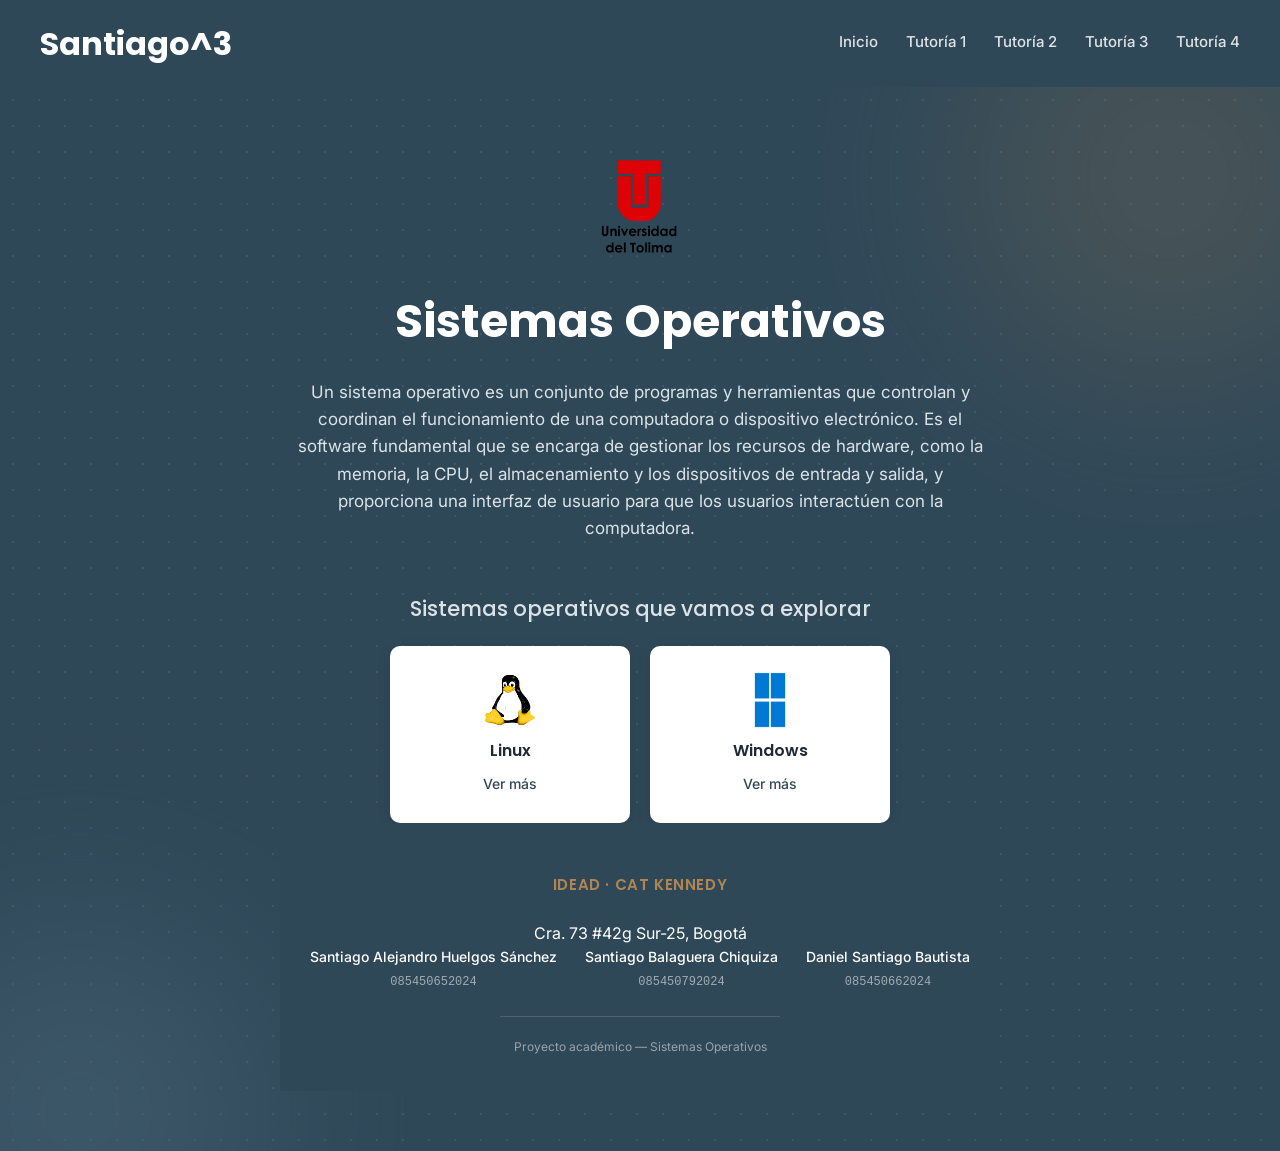
<file: index.html>
<!DOCTYPE html>
<html lang="es">
<head>
  <meta charset="UTF-8">
  <meta name="viewport" content="width=device-width, initial-scale=1.0">
  <title>Sistemas Operativos - Portafolio Web</title>
  <link rel="stylesheet" href="style.css">
  <link rel="preconnect" href="https://fonts.googleapis.com">
    <link rel="preconnect" href="https://fonts.gstatic.com" crossorigin>
    <link href="https://fonts.googleapis.com/css2?family=Poppins:wght@400;600;700&family=Inter:wght@400;500&display=swap" rel="stylesheet">
</head>
<body>

  <header>
    <h1>Santiago^3</h1>
    <nav>
  <a href="index.html">Inicio</a>
  <a href="tutoria1.html">Tutoría 1</a>
  <a href="tutoria2.html">Tutoría 2</a>
  <a href="tutoria3.html">Tutoría 3</a>
  <a href="tutoria4.html">Tutoría 4</a>
  
</nav>
  </header>

  <main>
    <section id="inicio">
  <img src="images\logo de la universidad.png" alt="Logo de la universidad" class="logo">

  <h1>Sistemas Operativos</h1>

  <p class="intro">
    Un sistema operativo es un conjunto de programas y herramientas que controlan
    y coordinan el funcionamiento de una computadora o dispositivo electrónico.
    Es el software fundamental que se encarga de gestionar los recursos de hardware,
    como la memoria, la CPU, el almacenamiento y los dispositivos de entrada y salida,
    y proporciona una interfaz de usuario para que los usuarios interactúen con la
    computadora.
  </p>

  <h2>Sistemas operativos que vamos a explorar</h2>

<ul class="herramientas">
  <li class="tarjeta">
    <img src="images/linux.png" alt="Linux">
    <span>Linux</span>
    <a href="https://www.kernel.org/" target="_blank" rel="noopener noreferrer" class="ver-mas">Ver más</a>
  </li>
  <li class="tarjeta">
    <img src="images/windows.png" alt="Windows">
    <span>Windows</span>
    <a href="https://www.microsoft.com/windows" target="_blank" rel="noopener noreferrer" class="ver-mas">Ver más</a>
  </li>
</ul>
    <footer class="site-footer">
  <p class="footer-institucion">IDEAD · CAT Kennedy</p>
  <p class="footer-direccion">Cra. 73 #42g Sur-25, Bogotá</p>

  <ul class="footer-autores">
    <li>
      <span class="autor-nombre">Santiago Alejandro Huelgos Sánchez</span>
      <span class="autor-codigo">085450652024</span>
    </li>
    <li>
      <span class="autor-nombre">Santiago Balaguera Chiquiza</span>
      <span class="autor-codigo">085450792024</span>
    </li>
    <li>
      <span class="autor-nombre">Daniel Santiago Bautista</span>
      <span class="autor-codigo">085450662024</span>
    </li>
  </ul>

  <p class="footer-nota">Proyecto académico — Sistemas Operativos</p>
</footer>

    

  </main>



</body>
</html>
</file>
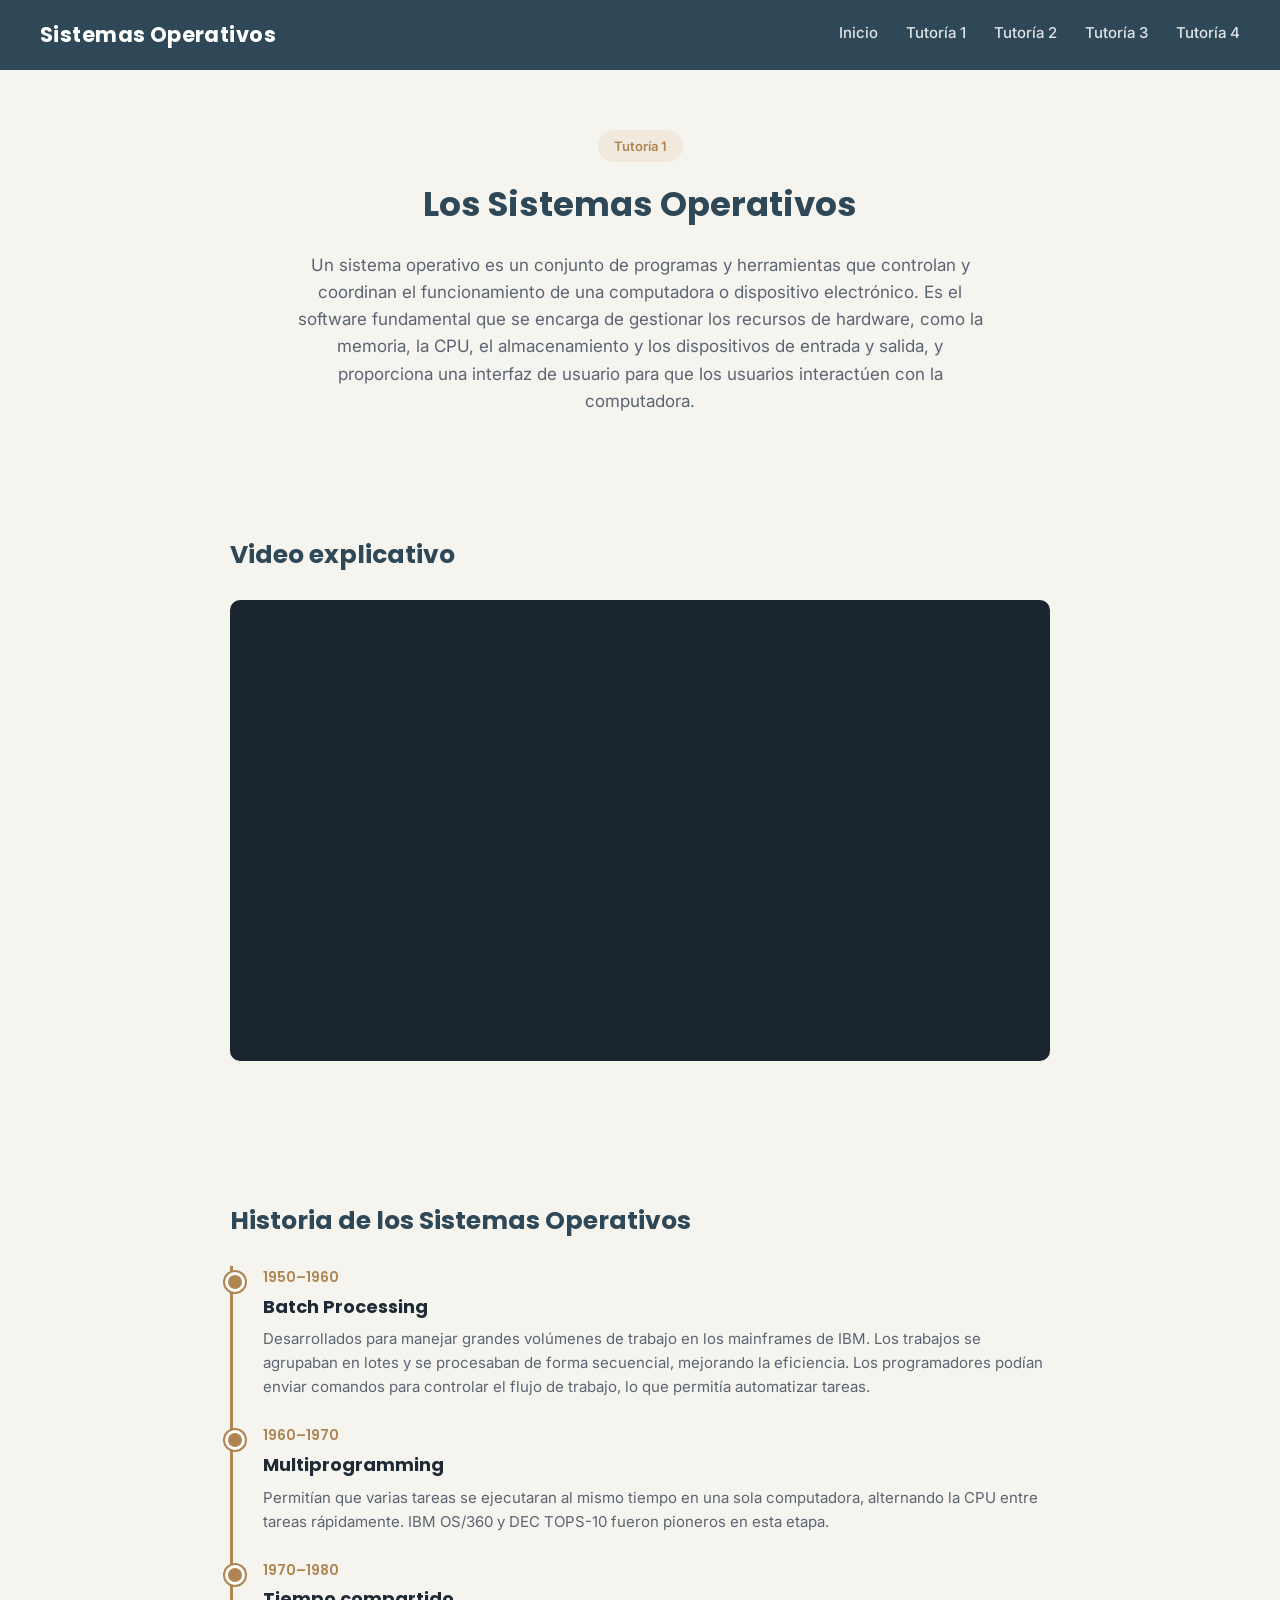
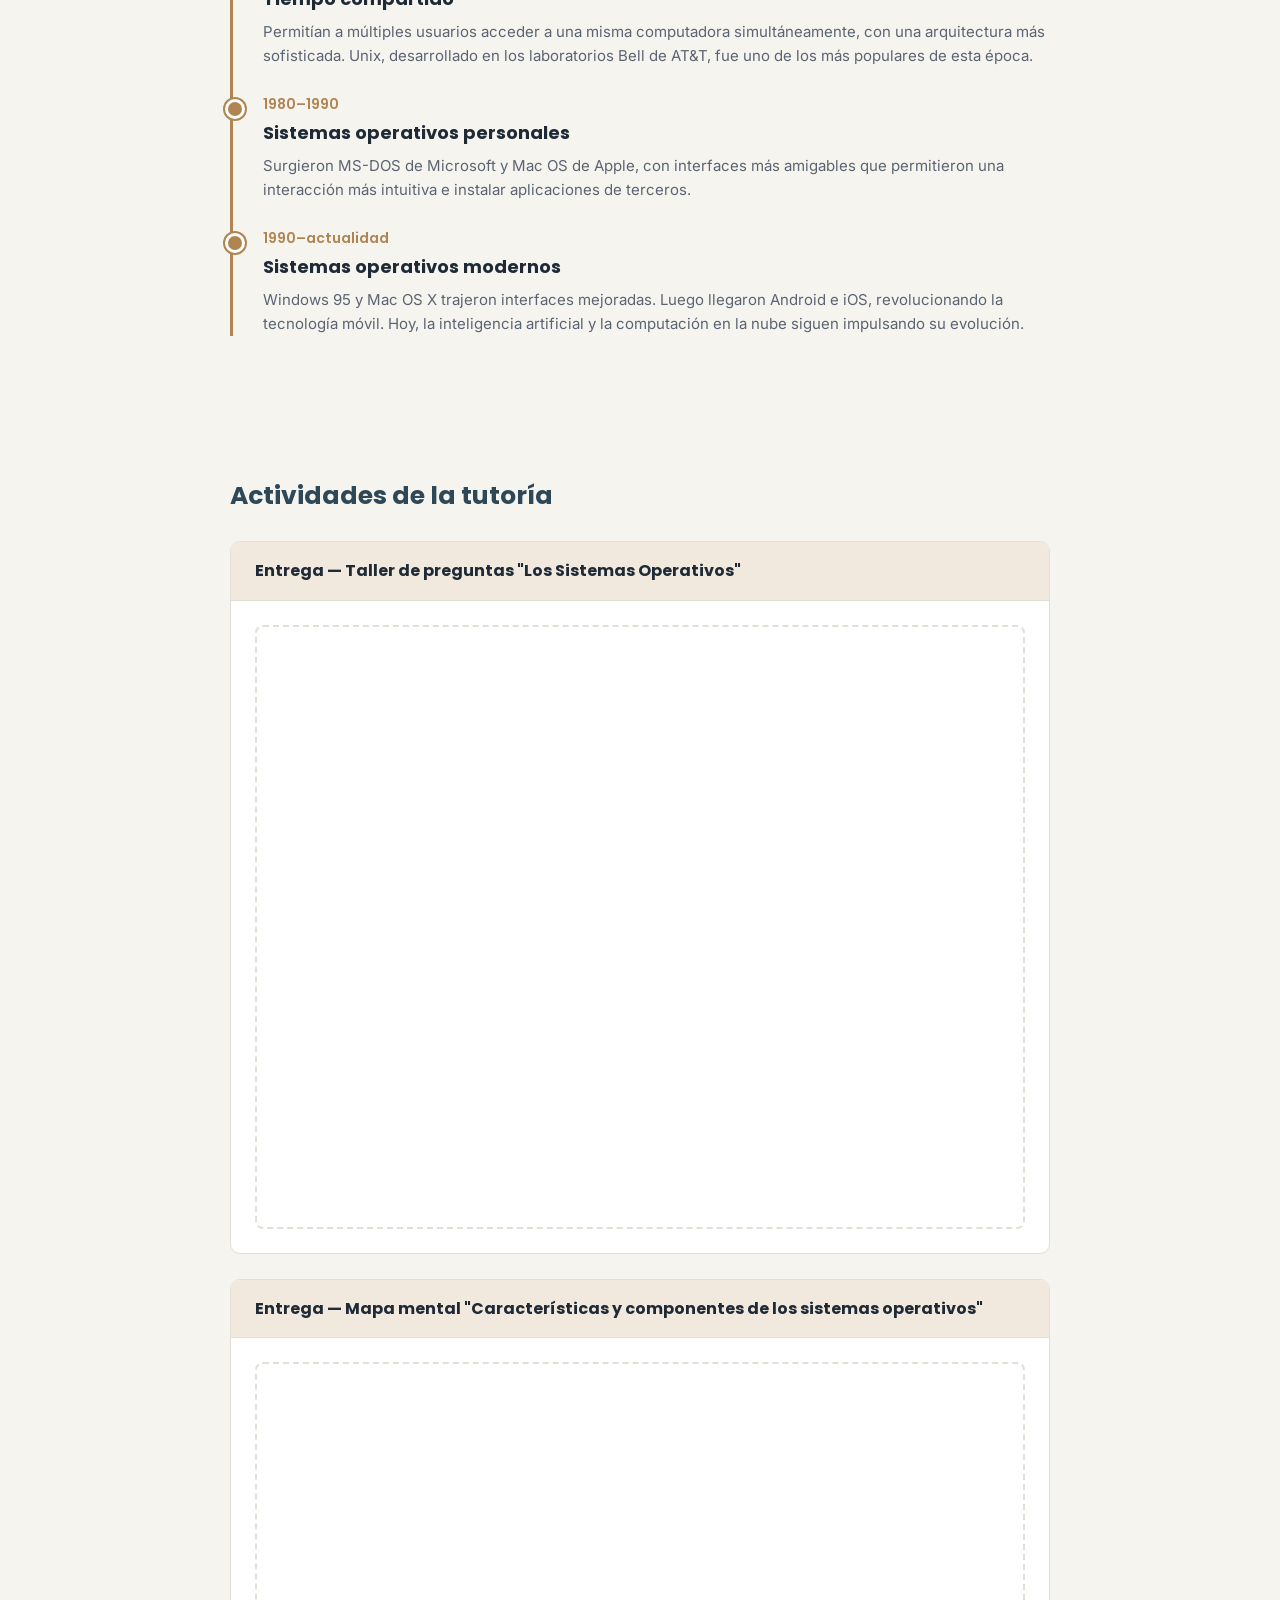
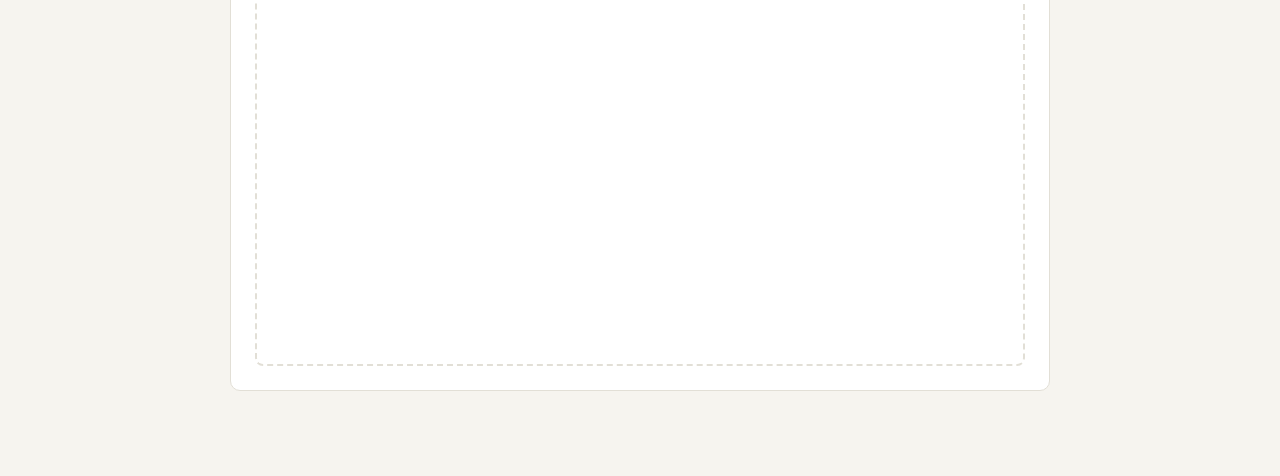
<file: tutoria1.html>
<!DOCTYPE html>
<html lang="es">
<head>
  <meta charset="UTF-8">
  <meta name="viewport" content="width=device-width, initial-scale=1.0">
  <title>Tutoría 1 — Los Sistemas Operativos</title>

  <link rel="preconnect" href="https://fonts.googleapis.com">
  <link rel="preconnect" href="https://fonts.gstatic.com" crossorigin>
  <link href="https://fonts.googleapis.com/css2?family=Poppins:wght@400;600;700&family=Inter:wght@400;500&display=swap" rel="stylesheet">

  <link rel="stylesheet" href="style.css">
</head>
<body>

  <header>
    <h2 class="brand">Sistemas Operativos</h2>
    <nav>
      <a href="index.html">Inicio</a>
      <a href="tutoria1.html">Tutoría 1</a>
      <a href="tutoria2.html">Tutoría 2</a>
      <a href="tutoria3.html">Tutoría 3</a>
      <a href="tutoria4.html">Tutoría 4</a>
      
    </nav>
  </header>

  <main class="pagina-tutoria">

    <!-- ===== ENCABEZADO DE LA TUTORÍA ===== -->
    <section class="encabezado-tutoria">
      <span class="etiqueta">Tutoría 1</span>
      <h1>Los Sistemas Operativos</h1>
      <p class="intro-tutoria">
        Un sistema operativo es un conjunto de programas y herramientas que
        controlan y coordinan el funcionamiento de una computadora o dispositivo
        electrónico. Es el software fundamental que se encarga de gestionar los
        recursos de hardware, como la memoria, la CPU, el almacenamiento y los
        dispositivos de entrada y salida, y proporciona una interfaz de usuario
        para que los usuarios interactúen con la computadora.
      </p>
    </section>

    <!-- ===== VIDEO ===== -->
    <section class="bloque-video">
      <h2>Video explicativo</h2>
      <div class="video-wrapper">
        <iframe src="https://www.youtube.com/embed/TGYx-geVl8E?si=BXfVbpJWETOBu6lb" title="YouTube video player" frameborder="0" allow="accelerometer; autoplay; clipboard-write; encrypted-media; gyroscope; picture-in-picture; web-share" referrerpolicy="strict-origin-when-cross-origin" allowfullscreen></iframe>

       
      </div>
    </section>

    <!-- ===== HISTORIA: línea de tiempo ===== -->
    <section class="historia">
      <h2>Historia de los Sistemas Operativos</h2>

      <div class="timeline">

        <article class="etapa">
          <span class="etapa-numero">1950–1960</span>
          <h3>Batch Processing</h3>
          <p>
            Desarrollados para manejar grandes volúmenes de trabajo en los
            mainframes de IBM. Los trabajos se agrupaban en lotes y se
            procesaban de forma secuencial, mejorando la eficiencia. Los
            programadores podían enviar comandos para controlar el flujo de
            trabajo, lo que permitía automatizar tareas.
          </p>
        </article>

        <article class="etapa">
          <span class="etapa-numero">1960–1970</span>
          <h3>Multiprogramming</h3>
          <p>
            Permitían que varias tareas se ejecutaran al mismo tiempo en una
            sola computadora, alternando la CPU entre tareas rápidamente.
            IBM OS/360 y DEC TOPS-10 fueron pioneros en esta etapa.
          </p>
        </article>

        <article class="etapa">
          <span class="etapa-numero">1970–1980</span>
          <h3>Tiempo compartido</h3>
          <p>
            Permitían a múltiples usuarios acceder a una misma computadora
            simultáneamente, con una arquitectura más sofisticada. Unix,
            desarrollado en los laboratorios Bell de AT&amp;T, fue uno de los
            más populares de esta época.
          </p>
        </article>

        <article class="etapa">
          <span class="etapa-numero">1980–1990</span>
          <h3>Sistemas operativos personales</h3>
          <p>
            Surgieron MS-DOS de Microsoft y Mac OS de Apple, con interfaces
            más amigables que permitieron una interacción más intuitiva e
            instalar aplicaciones de terceros.
          </p>
        </article>

        <article class="etapa">
          <span class="etapa-numero">1990–actualidad</span>
          <h3>Sistemas operativos modernos</h3>
          <p>
            Windows 95 y Mac OS X trajeron interfaces mejoradas. Luego
            llegaron Android e iOS, revolucionando la tecnología móvil. Hoy,
            la inteligencia artificial y la computación en la nube siguen
            impulsando su evolución.
          </p>
        </article>

      </div>
    </section>

    <!-- ===== ACTIVIDADES Y DOCUMENTOS (BOX.COM) ===== -->
    <section class="actividades">
      <h2>Actividades de la tutoría</h2>


      <!-- ACTIVIDAD 1 - ENTREGA -->
      <article class="actividad">
        <header class="actividad-header">
          <h3>Entrega — Taller de preguntas "Los Sistemas Operativos"</h3>
        </header>
        <div class="documento-box">
          <p class="placeholder-texto"><iframe src="https://app.box.com/embed/s/2wwwbk9b2zly147ktq8maf9uclsd685r?sortColumn=date" width="500" height="400" frameborder="0" allow="local-network-access *; clipboard-read *; clipboard-write *" allowfullscreen webkitallowfullscreen msallowfullscreen></iframe></p>
        </div>
      </article>


      <!-- ACTIVIDAD 2 - ENTREGA -->
      <article class="actividad">
        <header class="actividad-header">
          <h3>Entrega — Mapa mental "Características y componentes de los sistemas operativos"</h3>
        </header>
        <div class="documento-box">
          <p class="placeholder-texto"><iframe src="https://app.box.com/embed/s/3h9um7xdlol9bm93li1hrbtvq9hbp27i?sortColumn=date" width="500" height="400" frameBorder="0" allow="local-network-access *; clipboard-read *; clipboard-write *" allowfullscreen webkitallowfullscreen msallowfullscreen></iframe></p>
        </div>
      </article>

    </section>

  </main>



</body>
</html>
</file>
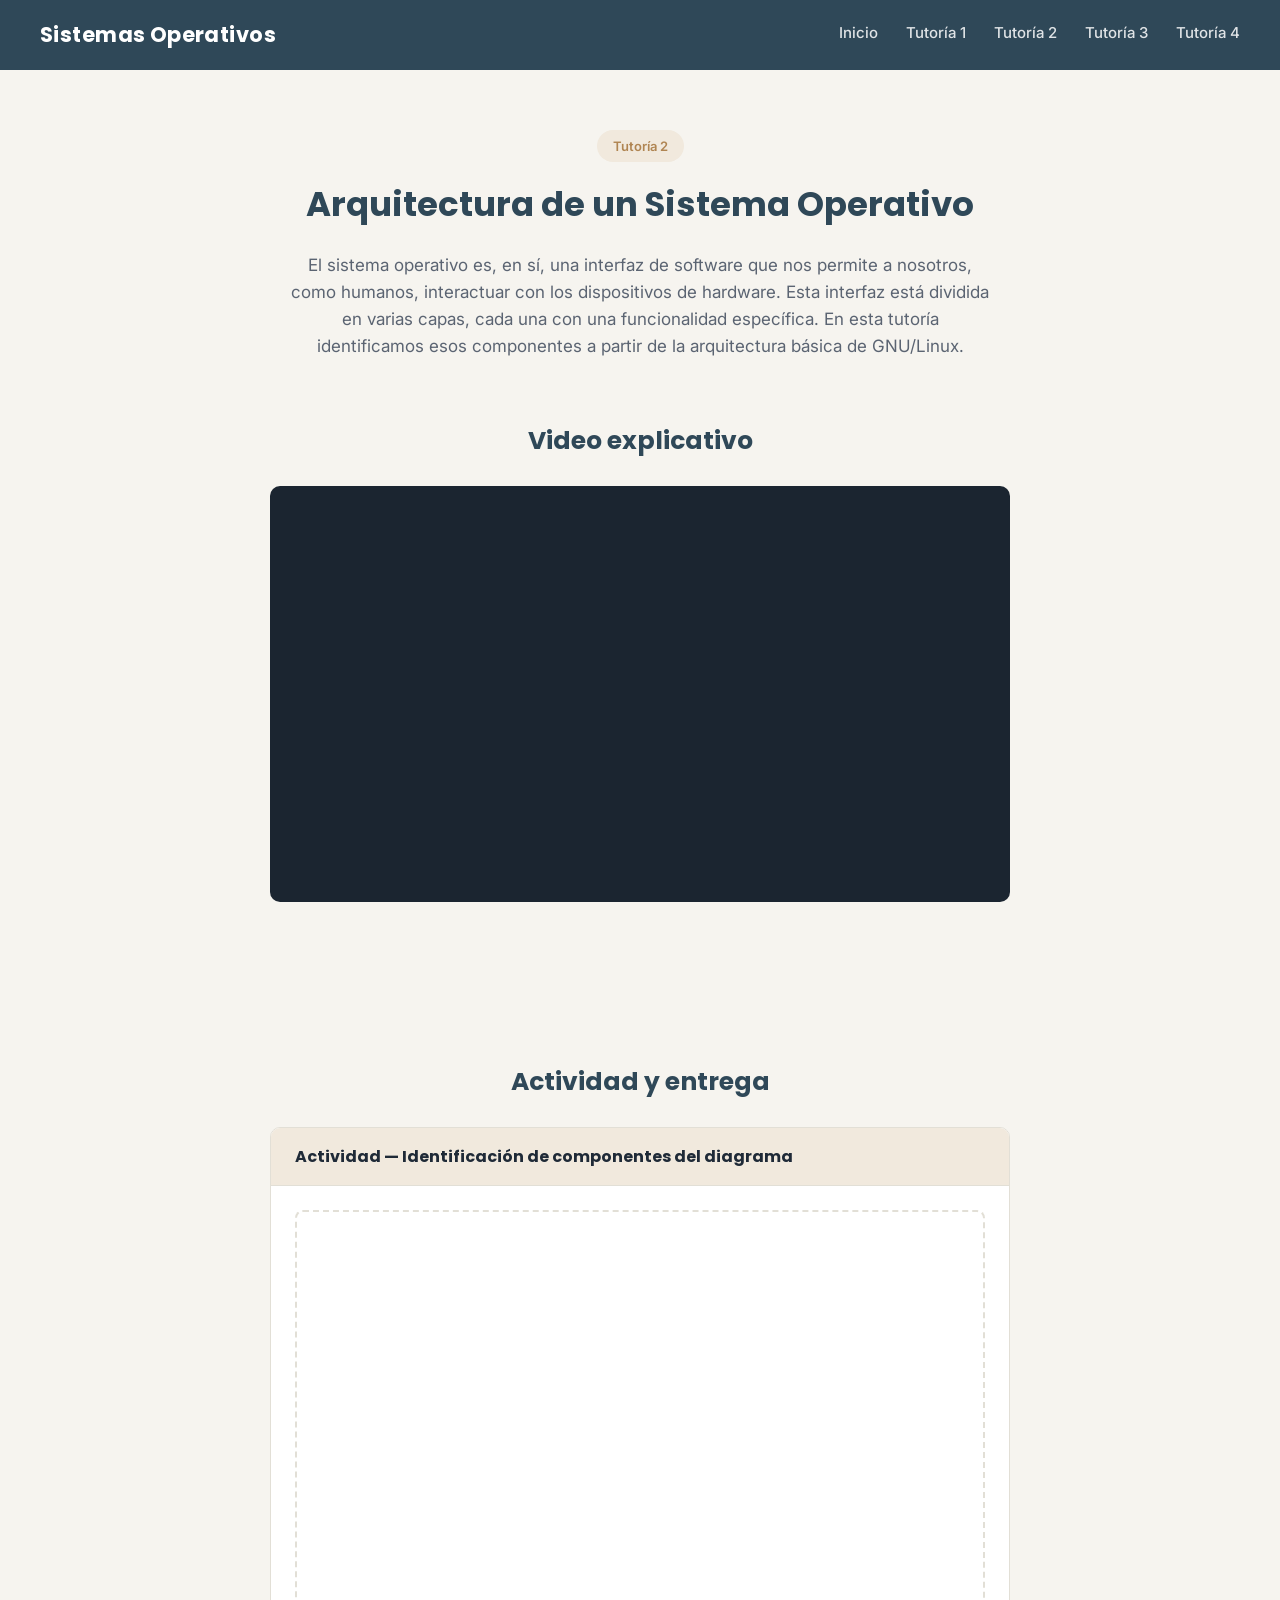
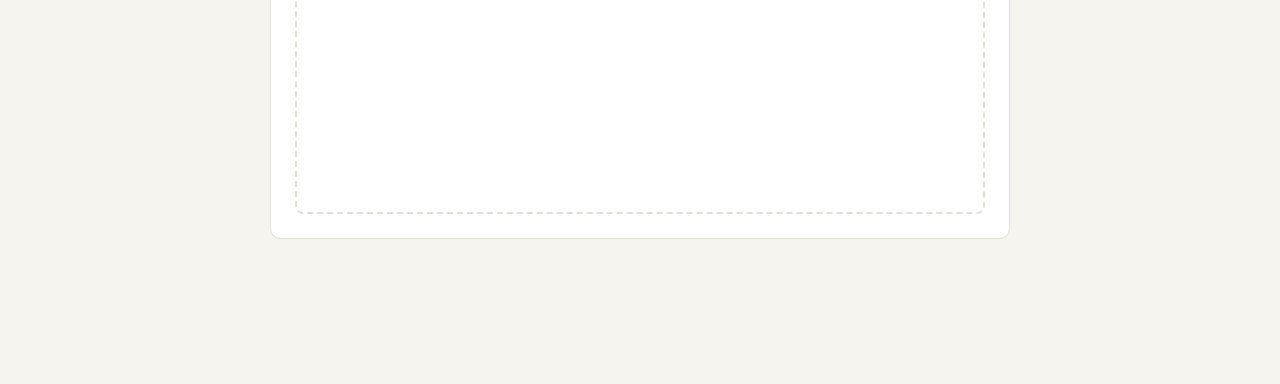
<file: tutoria2.html>
<!DOCTYPE html>
<html lang="es">
<head>
  <meta charset="UTF-8">
  <meta name="viewport" content="width=device-width, initial-scale=1.0">
  <title>Tutoría 2 — Arquitectura de un Sistema Operativo</title>

  <link rel="preconnect" href="https://fonts.googleapis.com">
  <link rel="preconnect" href="https://fonts.gstatic.com" crossorigin>
  <link href="https://fonts.googleapis.com/css2?family=Poppins:wght@400;600;700&family=Inter:wght@400;500&display=swap" rel="stylesheet">

  <link rel="stylesheet" href="style.css">
</head>
<body>

  <header>
    <h2 class="brand">Sistemas Operativos</h2>
    <nav>
      <a href="index.html">Inicio</a>
      <a href="tutoria1.html">Tutoría 1</a>
      <a href="tutoria2.html">Tutoría 2</a>
      <a href="tutoria3.html">Tutoría 3</a>
      <a href="tutoria4.html">Tutoría 4</a>
      
    </nav>
  </header>

  <main class="pagina-tutoria">

    <!-- ===== ENCABEZADO ===== -->
    <section class="encabezado-tutoria">
      <span class="etiqueta">Tutoría 2</span>
      <h1>Arquitectura de un Sistema Operativo</h1>
      <p class="intro-tutoria">
        El sistema operativo es, en sí, una interfaz de software que nos
        permite a nosotros, como humanos, interactuar con los dispositivos
        de hardware. Esta interfaz está dividida en varias capas, cada una
        con una funcionalidad específica. En esta tutoría identificamos esos
        componentes a partir de la arquitectura básica de GNU/Linux.
      </p>


    <!-- ===== VIDEO ===== -->
    <section class="bloque-video">
      <h2>Video explicativo</h2>
      <div class="video-wrapper">
        <iframe width="560" height="315" src="https://www.youtube.com/embed/pXvANyud_tM?si=9vykM3KnI96ntJut" title="YouTube video player" frameborder="0" allow="accelerometer; autoplay; clipboard-write; encrypted-media; gyroscope; picture-in-picture; web-share" referrerpolicy="strict-origin-when-cross-origin" allowfullscreen></iframe>
        
      </div>
    </section>

    <!-- ===== ACTIVIDAD Y ENTREGA (BOX.COM) ===== -->
    <section class="actividades">
      <h2>Actividad y entrega</h2>

      <article class="actividad">
        <header class="actividad-header">
          <h3>Actividad — Identificación de componentes del diagrama</h3>
        </header>
        <div class="documento-box">
          <p class="placeholder-texto"><iframe src="https://app.box.com/embed/s/nkqi2e84d5fhwe6ya809fnn032584zge?sortColumn=date" width="500" height="400" frameborder="0" allow="local-network-access *; clipboard-read *; clipboard-write *" allowfullscreen webkitallowfullscreen msallowfullscreen></iframe></p>
        </div>
      </article>


    </section>

  </main>

</body>
</html>
</file>
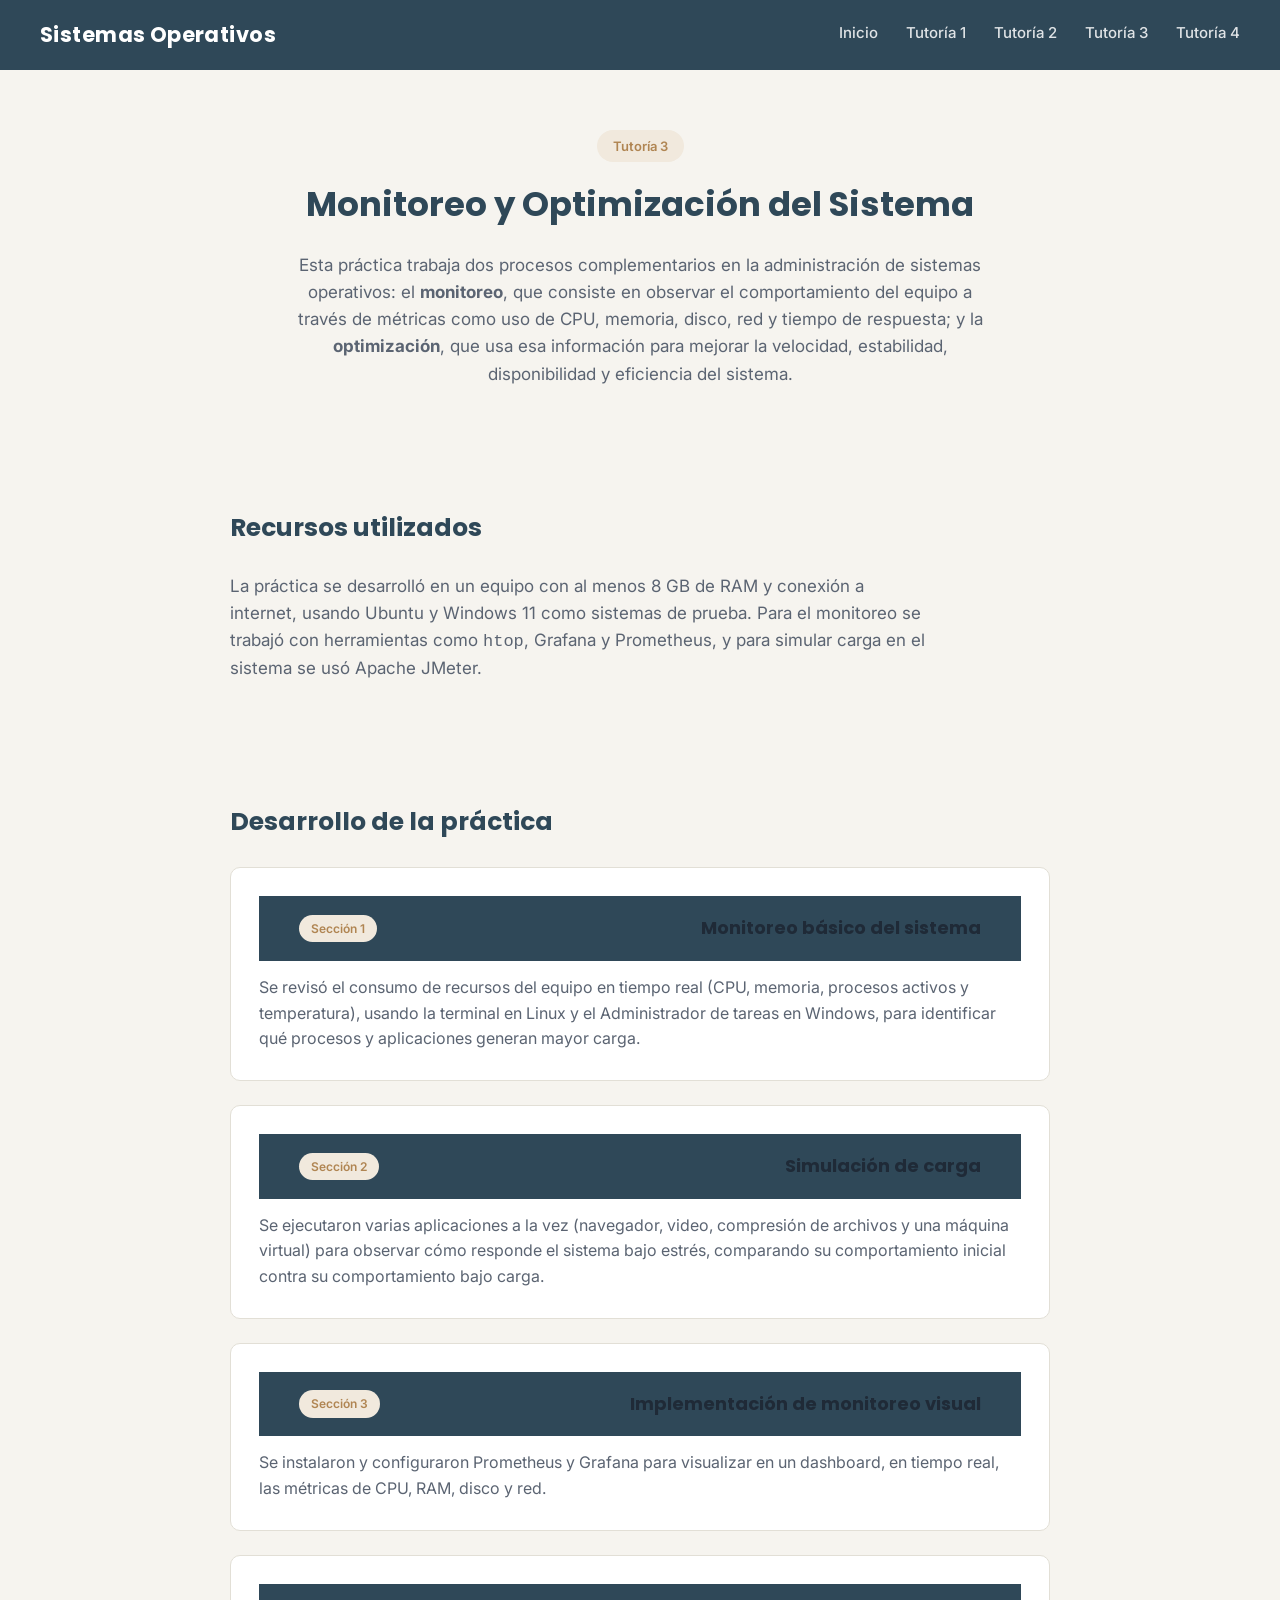
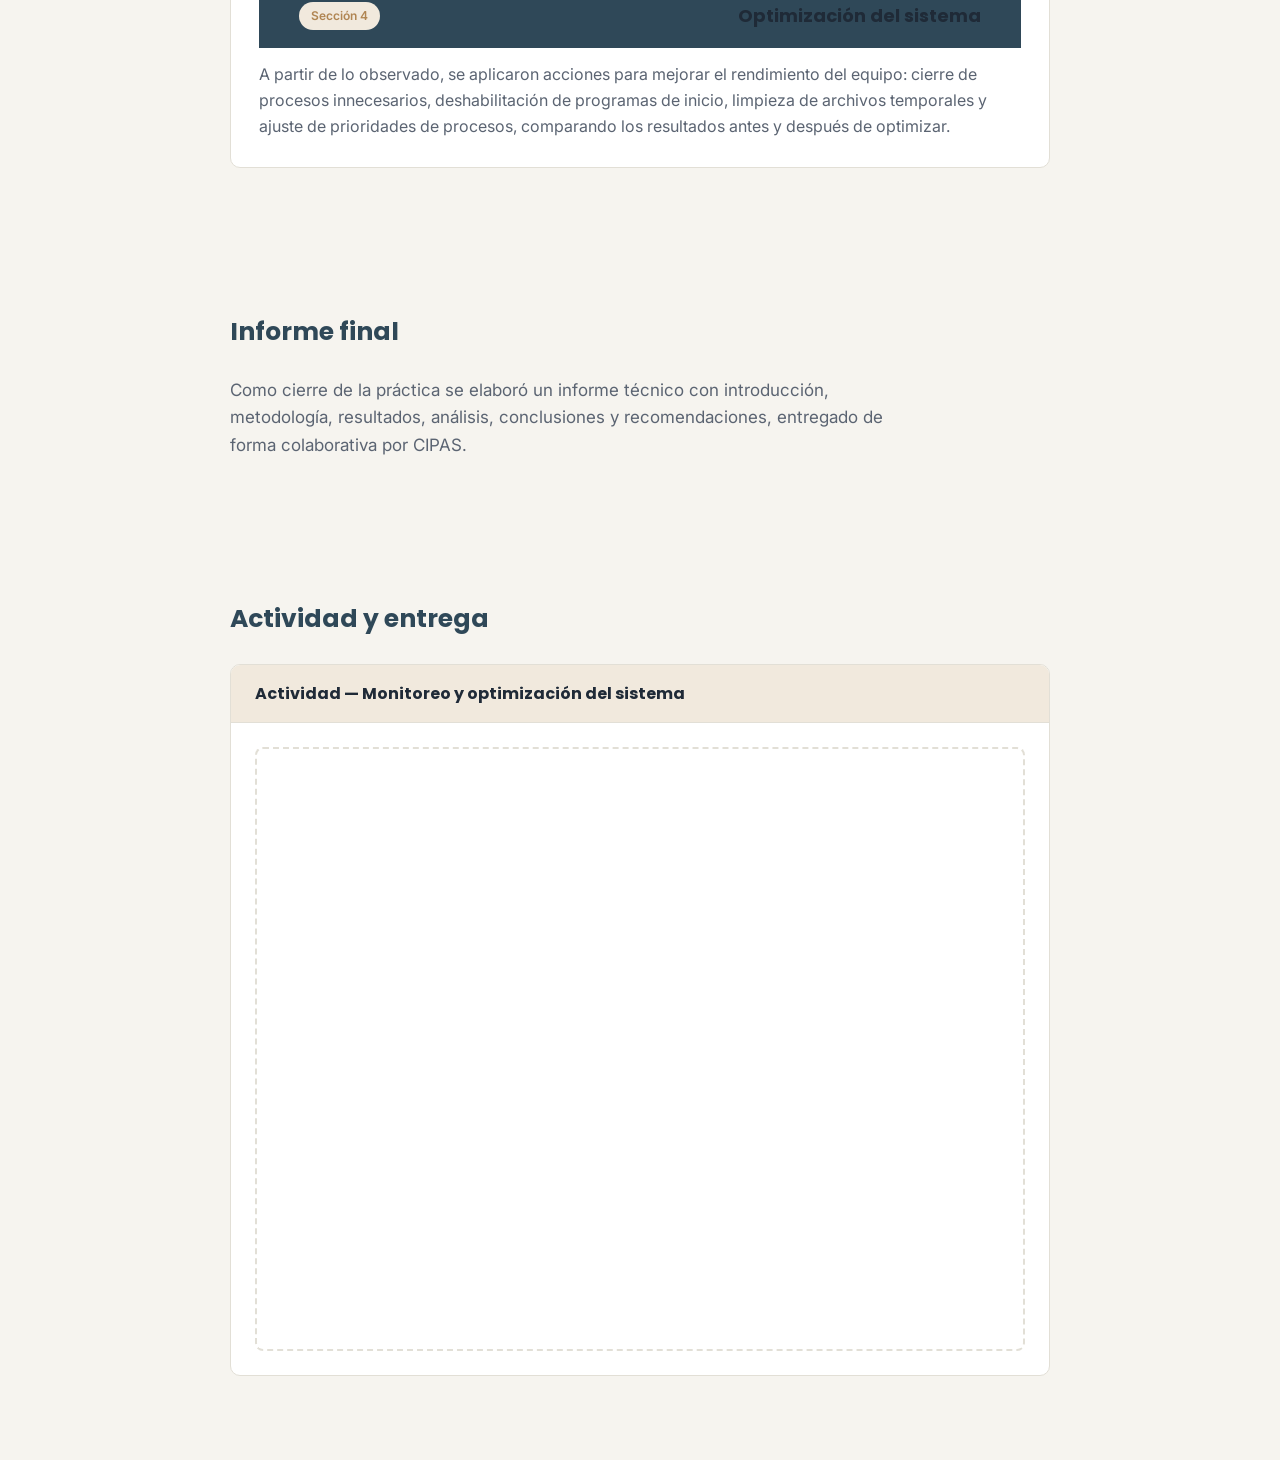
<file: tutoria3.html>
<!DOCTYPE html>
<html lang="es">
<head>
  <meta charset="UTF-8">
  <meta name="viewport" content="width=device-width, initial-scale=1.0">
  <title>Tutoría 3 — Monitoreo y Optimización del Sistema</title>

  <link rel="preconnect" href="https://fonts.googleapis.com">
  <link rel="preconnect" href="https://fonts.gstatic.com" crossorigin>
  <link href="https://fonts.googleapis.com/css2?family=Poppins:wght@400;600;700&family=Inter:wght@400;500&display=swap" rel="stylesheet">

  <link rel="stylesheet" href="style.css">
</head>
<body>

  <header>
    <h2 class="brand">Sistemas Operativos</h2>
    <nav>
      <a href="index.html">Inicio</a>
      <a href="tutoria1.html">Tutoría 1</a>
      <a href="tutoria2.html">Tutoría 2</a>
      <a href="tutoria3.html">Tutoría 3</a>
      <a href="tutoria4.html">Tutoría 4</a>
     
    </nav>
  </header>

  <main class="pagina-tutoria">

    <!-- ===== ENCABEZADO ===== -->
    <section class="encabezado-tutoria">
      <span class="etiqueta">Tutoría 3</span>
      <h1>Monitoreo y Optimización del Sistema</h1>
      <p class="intro-tutoria">
        Esta práctica trabaja dos procesos complementarios en la administración
        de sistemas operativos: el <strong>monitoreo</strong>, que consiste en
        observar el comportamiento del equipo a través de métricas como uso de
        CPU, memoria, disco, red y tiempo de respuesta; y la
        <strong>optimización</strong>, que usa esa información para mejorar la
        velocidad, estabilidad, disponibilidad y eficiencia del sistema.
      </p>
    </section>



<!-- ===== RECURSOS UTILIZADOS ===== -->
    <section class="recursos-necesarios">
      <h2>Recursos utilizados</h2>
      <p class="intro-tutoria" style="margin: 0;">
        La práctica se desarrolló en un equipo con al menos 8 GB de RAM y
        conexión a internet, usando Ubuntu y Windows 11 como sistemas de
        prueba. Para el monitoreo se trabajó con herramientas como
        <code>htop</code>, Grafana y Prometheus, y para simular carga en el
        sistema se usó Apache JMeter.
      </p>
    </section>

    <!-- ===== DESARROLLO DE LA PRÁCTICA ===== -->
    <section class="desarrollo">
      <h2>Desarrollo de la práctica</h2>

      <article class="practica-seccion">
        <header class="practica-header">
          <span class="practica-numero">Sección 1</span>
          <h3>Monitoreo básico del sistema</h3>
        </header>
        <p>
          Se revisó el consumo de recursos del equipo en tiempo real (CPU,
          memoria, procesos activos y temperatura), usando la terminal en
          Linux y el Administrador de tareas en Windows, para identificar
          qué procesos y aplicaciones generan mayor carga.
        </p>
      </article>

      <article class="practica-seccion">
        <header class="practica-header">
          <span class="practica-numero">Sección 2</span>
          <h3>Simulación de carga</h3>
        </header>
        <p>
          Se ejecutaron varias aplicaciones a la vez (navegador, video,
          compresión de archivos y una máquina virtual) para observar cómo
          responde el sistema bajo estrés, comparando su comportamiento
          inicial contra su comportamiento bajo carga.
        </p>
      </article>

      <article class="practica-seccion">
        <header class="practica-header">
          <span class="practica-numero">Sección 3</span>
          <h3>Implementación de monitoreo visual</h3>
        </header>
        <p>
          Se instalaron y configuraron Prometheus y Grafana para visualizar
          en un dashboard, en tiempo real, las métricas de CPU, RAM, disco
          y red.
        </p>
      </article>

      <article class="practica-seccion">
        <header class="practica-header">
          <span class="practica-numero">Sección 4</span>
          <h3>Optimización del sistema</h3>
        </header>
        <p>
          A partir de lo observado, se aplicaron acciones para mejorar el
          rendimiento del equipo: cierre de procesos innecesarios,
          deshabilitación de programas de inicio, limpieza de archivos
          temporales y ajuste de prioridades de procesos, comparando los
          resultados antes y después de optimizar.
        </p>
      </article>

    </section>

    <!-- ===== INFORME FINAL ===== -->
    <section class="informe-final">
      <h2>Informe final</h2>
      <p class="intro-tutoria" style="margin: 0;">
        Como cierre de la práctica se elaboró un informe técnico con
        introducción, metodología, resultados, análisis, conclusiones y
        recomendaciones, entregado de forma colaborativa por CIPAS.
      </p>
    </section>
    <!-- ===== ACTIVIDAD Y ENTREGA (BOX.COM) ===== -->
    <section class="actividades">
      <h2>Actividad y entrega</h2>

      <article class="actividad">
        <header class="actividad-header">
          <h3>Actividad — Monitoreo y optimización del sistema</h3>
        </header>
        <div class="documento-box">
          <p class="placeholder-texto"><iframe src="https://app.box.com/embed/s/aa07owtoipxiyrapjzosgih4wzrspq7d?sortColumn=date" width="500" height="400" frameborder="0" allow="local-network-access *; clipboard-read *; clipboard-write *" allowfullscreen webkitallowfullscreen msallowfullscreen></iframe></p>
        </div>
      </article>


    </section>

  </main>



</body>
</html>
</file>
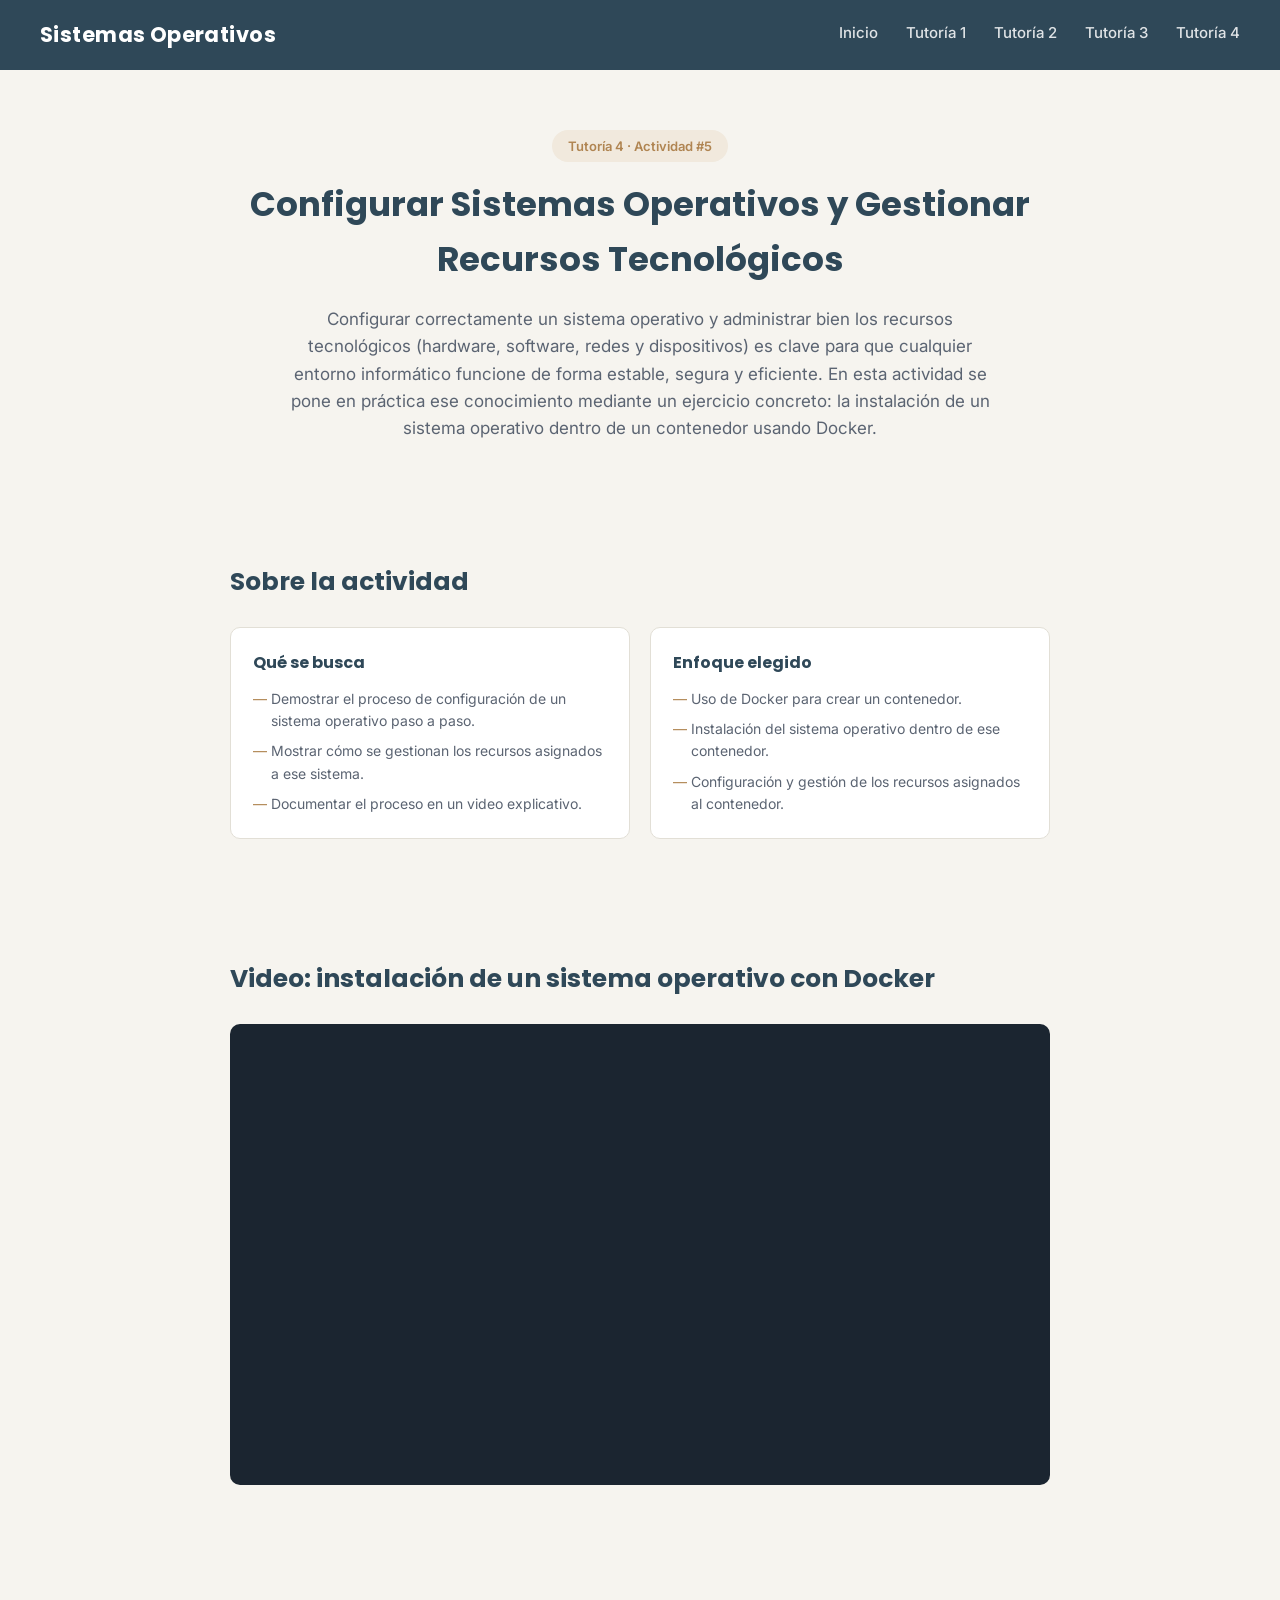
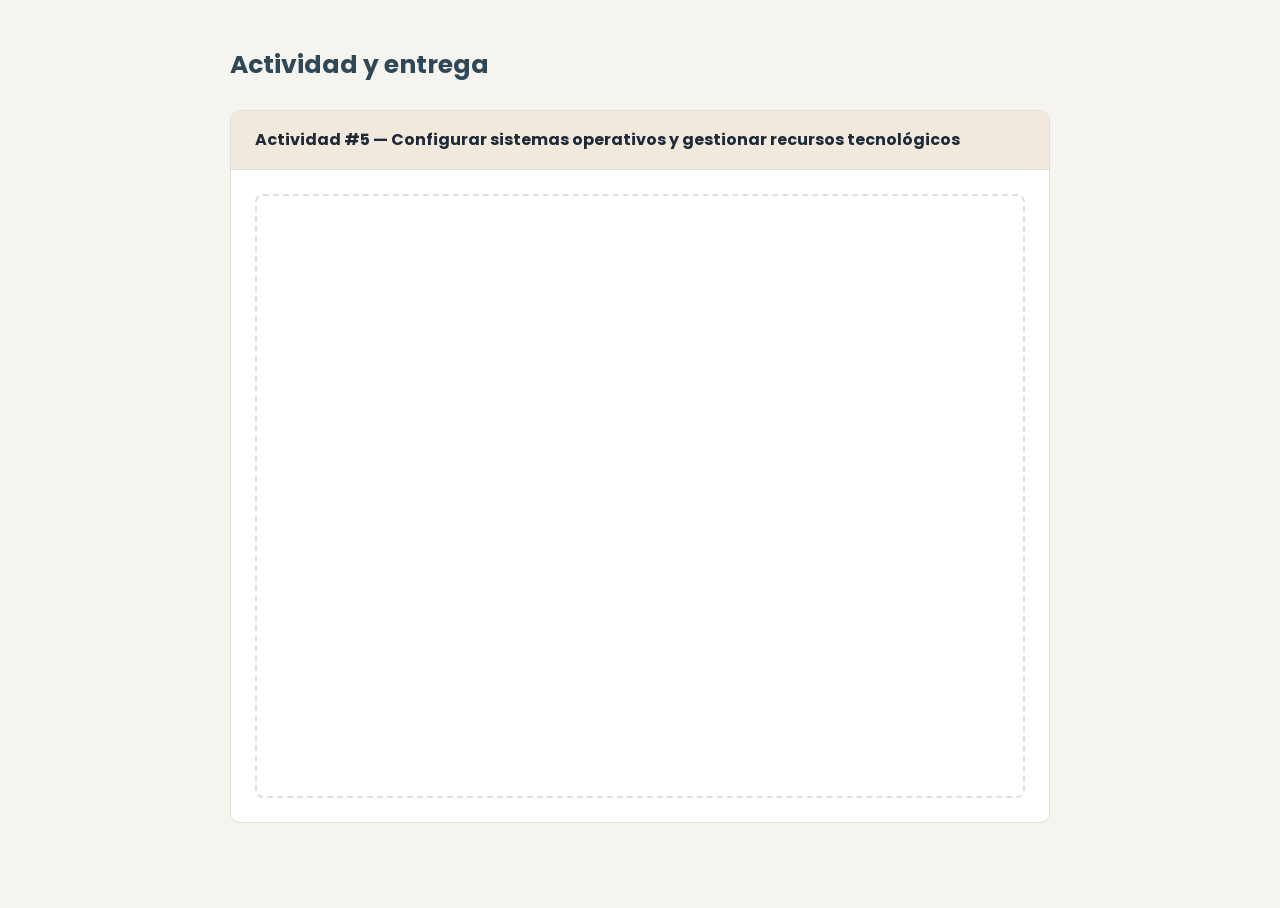
<file: tutoria4.html>
<!DOCTYPE html>
<html lang="es">
<head>
  <meta charset="UTF-8">
  <meta name="viewport" content="width=device-width, initial-scale=1.0">
  <title>Tutoría 4 — Configuración de Sistemas Operativos y Gestión de Recursos</title>

  <link rel="preconnect" href="https://fonts.googleapis.com">
  <link rel="preconnect" href="https://fonts.gstatic.com" crossorigin>
  <link href="https://fonts.googleapis.com/css2?family=Poppins:wght@400;600;700&family=Inter:wght@400;500&display=swap" rel="stylesheet">

  <link rel="stylesheet" href="style.css">
</head>
<body>

  <header>
    <h2 class="brand">Sistemas Operativos</h2>
    <nav>
      <a href="index.html">Inicio</a>
      <a href="tutoria1.html">Tutoría 1</a>
      <a href="tutoria2.html">Tutoría 2</a>
      <a href="tutoria3.html">Tutoría 3</a>
      <a href="tutoria4.html">Tutoría 4</a>
      
    </nav>
  </header>

  <main class="pagina-tutoria">

    <!-- ===== ENCABEZADO ===== -->
    <section class="encabezado-tutoria">
      <span class="etiqueta">Tutoría 4 · Actividad #5</span>
      <h1>Configurar Sistemas Operativos y Gestionar Recursos Tecnológicos</h1>
      <p class="intro-tutoria">
        Configurar correctamente un sistema operativo y administrar bien los
        recursos tecnológicos (hardware, software, redes y dispositivos) es
        clave para que cualquier entorno informático funcione de forma
        estable, segura y eficiente. En esta actividad se pone en práctica
        ese conocimiento mediante un ejercicio concreto: la instalación de
        un sistema operativo dentro de un contenedor usando Docker.
      </p>
    </section>

    <!-- ===== SOBRE LA ACTIVIDAD ===== -->
    <section class="objetivos">
      <h2>Sobre la actividad</h2>
      <div class="objetivos-grid">

        <article class="objetivo-card">
          <h3>Qué se busca</h3>
          <ul class="lista-tareas">
            <li>Demostrar el proceso de configuración de un sistema operativo paso a paso.</li>
            <li>Mostrar cómo se gestionan los recursos asignados a ese sistema.</li>
            <li>Documentar el proceso en un video explicativo.</li>
          </ul>
        </article>

        <article class="objetivo-card">
          <h3>Enfoque elegido</h3>
          <ul class="lista-tareas">
            <li>Uso de Docker para crear un contenedor.</li>
            <li>Instalación del sistema operativo dentro de ese contenedor.</li>
            <li>Configuración y gestión de los recursos asignados al contenedor.</li>
          </ul>
        </article>

      </div>
    </section>

    <!-- ===== VIDEO ===== -->
    <section class="bloque-video">
      <h2>Video: instalación de un sistema operativo con Docker</h2>
      <div class="video-wrapper">
       <iframe width="560" height="315" src="https://www.youtube.com/embed/cWuirzMOwwg?si=dM0lVPaS13c2jOdb" title="YouTube video player" frameborder="0" allow="accelerometer; autoplay; clipboard-write; encrypted-media; gyroscope; picture-in-picture; web-share" referrerpolicy="strict-origin-when-cross-origin" allowfullscreen></iframe>
        
      </div>
    </section>

    <!-- ===== ACTIVIDAD Y ENTREGA (BOX.COM) ===== -->
    <section class="actividades">
      <h2>Actividad y entrega</h2>

      <article class="actividad">
        <header class="actividad-header">
          <h3>Actividad #5 — Configurar sistemas operativos y gestionar recursos tecnológicos</h3>
        </header>
        <div class="documento-box">
          <p class="placeholder-texto"><iframe width="560" height="315" src="https://www.youtube.com/embed/xSjK950ysY4?si=1kAN4kLtufVNnHSH" title="YouTube video player" frameborder="0" allow="accelerometer; autoplay; clipboard-write; encrypted-media; gyroscope; picture-in-picture; web-share" referrerpolicy="strict-origin-when-cross-origin" allowfullscreen></iframe></p>
        </div>
      </article>


    </section>

  </main>


</body>
</html>
</file>
<file: style.css>
/* ============================================================
   VARIABLES DE DISEÑO
   Todos los colores y fuentes están centralizados aquí.
   Si quieres cambiar la paleta más adelante, solo tocas esto.
   ============================================================ */
:root {
  --color-bg: #F6F4EF;          /* fondo general, blanco hueso cálido */
  --color-bg-card: #FFFFFF;
  --color-ink: #1F2A37;          /* texto principal */
  --color-ink-soft: #5B6472;     /* texto secundario */
  --color-primary: #2F4858;      /* azul petróleo, color principal */
  --color-primary-light: #4D6A7D;
  --color-accent: #B08552;       /* dorado mate, detalles y acentos */
  --color-accent-bg: #F1E9DD;    /* fondo suave del acento (chips) */
  --color-border: #E2DFD6;

  --font-display: 'Poppins', sans-serif;
  --font-body: 'Inter', sans-serif;

  --transition: 0.25s ease;
}

/* ============================================================
   RESPETO POR ACCESIBILIDAD: si el usuario tiene activado
   "reducir movimiento" en su sistema, apagamos las animaciones.
   ============================================================ */
@media (prefers-reduced-motion: reduce) {
  *, *::before, *::after {
    animation: none !important;
    transition: none !important;
  }
}

/* ============================================================
   RESET
   ============================================================ */
* {
  margin: 0;
  padding: 0;
  box-sizing: border-box;
}

html {
  scroll-behavior: smooth;
}

body {
  font-family: var(--font-body);
  line-height: 1.6;
  color: var(--color-ink);
  background-color: var(--color-bg);
}

h1, h2 {
  font-family: var(--font-display);
}

/* ============================================================
   ANIMACIÓN DE ENTRADA GENERAL
   Todo lo que tenga esta clase aparece con un leve fade + subida
   al cargar la página. La usamos en el header y en el contenido
   principal de cada página.
   ============================================================ */
@keyframes aparecer {
  from {
    opacity: 0;
    transform: translateY(14px);
  }
  to {
    opacity: 1;
    transform: translateY(0);
  }
}

/* ============================================================
   HEADER Y NAVEGACIÓN
   ============================================================ */
header {
  background-color: var(--color-primary);
  color: white;
  padding: 18px 40px;
  display: flex;
  justify-content: space-between;
  align-items: center;
  position: sticky;
  top: 0;
  z-index: 10;
  animation: aparecer 0.5s ease both;
}

header .brand {
  font-size: 21px;
  font-family: var(--font-display);
  letter-spacing: 0.02em;
}

nav {
  display: flex;
}

nav a {
  position: relative; /* necesario para que el subrayado animado se posicione bien */
  color: white;
  text-decoration: none;
  margin-left: 28px;
  font-weight: 500;
  font-size: 15px;
  padding-bottom: 4px;
  opacity: 0.85;
  transition: opacity var(--transition);
}

/* Subrayado animado: empieza con ancho 0 y crece al hacer hover */
nav a::after {
  content: "";
  position: absolute;
  left: 0;
  bottom: 0;
  width: 0%;
  height: 2px;
  background-color: var(--color-accent);
  transition: width var(--transition);
}

nav a:hover {
  opacity: 1;
}

nav a:hover::after {
  width: 100%;
}

/* ============================================================
   SECCIONES GENERALES
   ============================================================ */
section {
  padding: 60px 40px;
}

/* ============================================================
   PORTADA (#inicio)
   ============================================================ */
#inicio {
  position: relative; /* necesario para poder posicionar las formas decorativas adentro */
  overflow: hidden;    /* corta cualquier forma que se salga del borde de la sección */
  min-height: calc(100vh - 72px);
  display: flex;
  flex-direction: column;
  align-items: center;
  justify-content: center;
  text-align: center;
  background-color: var(--color-primary);
  background-image:
    radial-gradient(circle, rgba(255, 255, 255, 0.08) 1px, transparent 1px);
  background-size: 26px 26px; /* tamaño de la cuadrícula de puntos */
  color: white;
}

/* Forma difuminada grande, arriba a la derecha */
#inicio::before {
  content: "";
  position: absolute;
  top: -120px;
  right: -100px;
  width: 420px;
  height: 420px;
  background: var(--color-accent);
  opacity: 0.18;
  border-radius: 50%;
  filter: blur(90px); /* el blur es lo que crea el efecto de "luz" suave */
}

/* Forma difuminada más chica, abajo a la izquierda */
#inicio::after {
  content: "";
  position: absolute;
  bottom: -140px;
  left: -100px;
  width: 360px;
  height: 360px;
  background: var(--color-primary-light);
  opacity: 0.5;
  border-radius: 50%;
  filter: blur(100px);
}

/* Todo el contenido real (logo, título, tarjetas) debe quedar
   POR ENCIMA de las formas decorativas */
#inicio > * {
  position: relative;
  z-index: 1;
}

#inicio .logo {
  width: 88px;
  margin-bottom: 22px;
  animation: aparecer 0.6s ease both;
}

#inicio h1 {
  font-size: 46px;
  margin-bottom: 20px;
  animation: aparecer 0.6s ease 0.1s both; /* el "0.1s" retrasa un poquito esta animación respecto al logo */
}

#inicio .intro {
  max-width: 700px;
  font-size: 17px;
  color: #DCE3E8;
  margin-bottom: 50px;
  animation: aparecer 0.6s ease 0.2s both;
}

#inicio h2 {
  margin-bottom: 20px;
  font-size: 21px;
  font-weight: 500;
  color: #DCE3E8;
  animation: aparecer 0.6s ease 0.25s both;
}

/* ============================================================
   TARJETAS DE HERRAMIENTAS (Linux / Windows)
   ============================================================ */
.herramientas {
  list-style: none;
  display: grid;
  grid-template-columns: repeat(auto-fit, minmax(140px, 1fr));
  gap: 20px;
  max-width: 500px;
  width: 100%;
}

.tarjeta {
  background-color: var(--color-bg-card);
  color: var(--color-ink);
  border-radius: 10px;
  padding: 26px 15px;
  display: flex;
  flex-direction: column;
  align-items: center;
  gap: 10px;
  box-shadow: 0 4px 14px rgba(0, 0, 0, 0.12);
  transition: transform var(--transition), box-shadow var(--transition);
  animation:
    aparecer 0.6s ease 0.3s both,
    flotar 4s ease-in-out 1s infinite;
}

.tarjeta:nth-child(2) {
  animation-delay: 0.4s, 1.6s; /* el segundo valor desfasa también el "flotar" para que no boten al mismo tiempo */
}

@keyframes flotar {
  0%, 100% {
    transform: translateY(0);
  }
  50% {
    transform: translateY(-6px);
  }
}

.tarjeta:hover {
  transform: translateY(-6px);
  box-shadow: 0 10px 24px rgba(0, 0, 0, 0.16);
}

.tarjeta img {
  width: 56px;
  height: 56px;
  transition: transform var(--transition);
}

.tarjeta:hover img {
  transform: scale(1.08) rotate(-3deg);
}

.tarjeta span {
  font-weight: 600;
  font-family: var(--font-display);
}

.ver-mas {
  font-size: 14px;
  color: var(--color-primary);
  text-decoration: none;
  font-weight: 500;
  border-bottom: 1px solid transparent;
  transition: border-color var(--transition);
}

.ver-mas:hover {
  border-color: var(--color-primary);
}

/* ============================================================
   PÁGINAS DE TUTORÍA (contenedor general)
   ============================================================ */
.pagina-tutoria {
  max-width: 900px;
  margin: 0 auto;
  animation: aparecer 0.5s ease 0.1s both;
}

.encabezado-tutoria {
  text-align: center;
  padding-top: 60px;
}

.etiqueta {
  display: inline-block;
  background-color: var(--color-accent-bg);
  color: var(--color-accent);
  font-size: 13px;
  font-weight: 600;
  padding: 6px 16px;
  border-radius: 999px;
  margin-bottom: 15px;
}

.encabezado-tutoria h1 {
  font-size: 34px;
  margin-bottom: 20px;
  color: var(--color-primary);
}

.intro-tutoria {
  max-width: 700px;
  margin: 0 auto;
  color: var(--color-ink-soft);
  font-size: 17px;
}

/* ===== Video ===== */
.bloque-video h2,
.historia h2,
.objetivos h2,
.recursos-necesarios h2,
.desarrollo h2,
.informe-final h2,
.evaluacion h2,
.actividades h2 {
  font-size: 25px;
  margin-bottom: 25px;
  color: var(--color-primary);
}

.video-wrapper {
  background-color: #1B2530;
  color: #9AA5B1;
  aspect-ratio: 16 / 9;
  border-radius: 10px;
  display: flex;
  align-items: center;
  justify-content: center;
  margin-bottom: 20px;
}

.video-wrapper iframe {
  width: 100%;
  height: 100%;
  border: none;
  border-radius: 10px;
}

/* ===== Imagen del diagrama ===== */
.imagen-wrapper {
  background-color: var(--color-bg-card);
  border: 1px solid var(--color-border);
  border-radius: 10px;
  padding: 60px 20px;
  text-align: center;
  margin-bottom: 20px;
}

.imagen-wrapper img {
  max-width: 100%;
  border-radius: 8px;
}

/* ===== Línea de tiempo (historia) ===== */
.timeline {
  display: flex;
  flex-direction: column;
  gap: 25px;
  border-left: 3px solid var(--color-accent);
  padding-left: 30px;
  margin-top: 10px;
}

.etapa {
  position: relative;
  opacity: 0;
  animation: aparecer 0.5s ease both;
}

.etapa:nth-child(1) { animation-delay: 0.05s; }
.etapa:nth-child(2) { animation-delay: 0.15s; }
.etapa:nth-child(3) { animation-delay: 0.25s; }
.etapa:nth-child(4) { animation-delay: 0.35s; }
.etapa:nth-child(5) { animation-delay: 0.45s; }

.etapa::before {
  content: "";
  position: absolute;
  left: -38px;
  top: 6px;
  width: 14px;
  height: 14px;
  background-color: var(--color-accent);
  border-radius: 50%;
  border: 3px solid var(--color-bg-card);
  box-shadow: 0 0 0 2px var(--color-accent);
}

.etapa-numero {
  display: block;
  font-family: var(--font-display);
  font-weight: 600;
  color: var(--color-accent);
  font-size: 14px;
  margin-bottom: 4px;
}

.etapa h3 {
  font-family: var(--font-display);
  font-size: 18px;
  margin-bottom: 6px;
  color: var(--color-ink);
}

.etapa p {
  color: var(--color-ink-soft);
  font-size: 15px;
}

/* ===== Objetivos (tarjetas) ===== */
.objetivos-grid {
  display: grid;
  grid-template-columns: repeat(auto-fit, minmax(240px, 1fr));
  gap: 20px;
}

.objetivo-card {
  background-color: var(--color-bg-card);
  border: 1px solid var(--color-border);
  border-radius: 10px;
  padding: 22px;
  transition: box-shadow var(--transition), transform var(--transition);
}

.objetivo-card:hover {
  box-shadow: 0 8px 20px rgba(0, 0, 0, 0.06);
  transform: translateY(-3px);
}

.objetivo-card h3 {
  font-family: var(--font-display);
  font-size: 16px;
  color: var(--color-primary);
  margin-bottom: 12px;
}

.lista-tareas {
  list-style: none;
  display: flex;
  flex-direction: column;
  gap: 8px;
}

.lista-tareas li {
  font-size: 14px;
  color: var(--color-ink-soft);
  padding-left: 18px;
  position: relative;
}

.lista-tareas li::before {
  content: "—";
  position: absolute;
  left: 0;
  color: var(--color-accent);
}

/* ===== Recursos necesarios ===== */
.recursos-grid {
  display: grid;
  grid-template-columns: repeat(auto-fit, minmax(220px, 1fr));
  gap: 20px;
}

.recurso-col {
  background-color: var(--color-bg-card);
  border: 1px solid var(--color-border);
  border-radius: 10px;
  padding: 22px;
}

.recurso-col h3 {
  font-family: var(--font-display);
  font-size: 16px;
  color: var(--color-primary);
  margin-bottom: 12px;
}

/* ===== Desarrollo de la práctica ===== */
.practica-seccion {
  background-color: var(--color-bg-card);
  border: 1px solid var(--color-border);
  border-radius: 10px;
  padding: 28px;
  margin-bottom: 24px;
  transition: box-shadow var(--transition);
}

.practica-seccion:hover {
  box-shadow: 0 8px 20px rgba(0, 0, 0, 0.06);
}

.practica-header {
  display: flex;
  align-items: center;
  gap: 12px;
  margin-bottom: 14px;
}

.practica-numero {
  background-color: var(--color-accent-bg);
  color: var(--color-accent);
  font-size: 12px;
  font-weight: 600;
  padding: 4px 12px;
  border-radius: 999px;
}

.practica-header h3 {
  font-family: var(--font-display);
  font-size: 18px;
  color: var(--color-ink);
}

.practica-seccion p {
  color: var(--color-ink-soft);
}

.practica-objetivo {
  font-style: italic;
  margin-bottom: 18px;
}

.practica-subtitulo {
  font-family: var(--font-display);
  font-weight: 600;
  font-size: 14px;
  color: var(--color-ink);
  margin: 18px 0 8px;
}

/* ===== Tabla de evaluación / registro ===== */
.evaluacion-meta {
  font-size: 14px;
  color: var(--color-ink-soft);
  margin-bottom: 20px;
}

.tabla-wrapper {
  overflow-x: auto;
}

.tabla-evaluacion,
.tabla-registro {
  width: 100%;
  border-collapse: collapse;
  background-color: var(--color-bg-card);
}

.tabla-evaluacion {
  border-radius: 10px;
  overflow: hidden;
}

.tabla-evaluacion th,
.tabla-evaluacion td,
.tabla-registro th,
.tabla-registro td {
  text-align: left;
  padding: 12px 16px;
  border-bottom: 1px solid var(--color-border);
  font-size: 14px;
}

.tabla-registro th,
.tabla-registro td {
  border: 1px solid var(--color-border);
}

.tabla-evaluacion th,
.tabla-registro th {
  background-color: var(--color-accent-bg);
  font-family: var(--font-display);
  color: var(--color-ink);
}

.tabla-evaluacion td:first-child,
.tabla-evaluacion th:first-child {
  width: 40px;
  color: var(--color-ink-soft);
}

.tabla-evaluacion td:last-child,
.tabla-evaluacion th:last-child {
  width: 90px;
  text-align: center;
}

/* ===== Actividades y documentos de Box ===== */
.actividades {
  margin-top: 20px;
}

.actividad {
  background-color: var(--color-bg-card);
  border: 1px solid var(--color-border);
  border-radius: 10px;
  margin-bottom: 25px;
  overflow: hidden;
  transition: box-shadow var(--transition);
}

.actividad:hover {
  box-shadow: 0 8px 20px rgba(0, 0, 0, 0.06);
}

.actividad-header {
  background-color: var(--color-accent-bg);
  padding: 16px 24px;
  border-bottom: 1px solid var(--color-border);
}

.actividad-header h3 {
  font-family: var(--font-display);
  font-size: 16px;
  color: var(--color-ink);
}

.documento-box {
  padding: 24px;
}

.placeholder-texto {
  border: 2px dashed var(--color-border);
  border-radius: 8px;
  padding: 50px 20px;
  text-align: center;
  color: #9AA0A8;
  font-size: 14px;
}

.documento-box iframe {
  width: 100%;
  height: 500px;
  border: none;
  border-radius: 8px;
  display: block;
}

/* ============================================================
   FOOTER
   ============================================================ */
.site-footer {
  background-color: var(--color-primary);
  color: white;
  text-align: center;
  padding: 50px 30px 35px;
}

.footer-institucion {
  font-family: var(--font-display);
  font-weight: 600;
  font-size: 15px;
  letter-spacing: 0.04em;
  text-transform: uppercase;
  color: var(--color-accent);
  margin-bottom: 24px;
}

.footer-autores {
  list-style: none;
  display: flex;
  justify-content: center;
  flex-wrap: wrap;
  gap: 28px;
  margin-bottom: 24px;
}

.footer-autores li {
  display: flex;
  flex-direction: column;
  align-items: center;
  gap: 4px;
}

.autor-nombre {
  font-size: 14px;
  font-weight: 500;
}

.autor-codigo {
  font-family: var(--font-mono, monospace);
  font-size: 12px;
  color: rgba(255, 255, 255, 0.55);
}

.footer-nota {
  font-size: 12px;
  color: rgba(255, 255, 255, 0.5);
  padding-top: 20px;
  border-top: 1px solid rgba(255, 255, 255, 0.15);
  max-width: 280px;
  margin: 0 auto;
}
</file>
